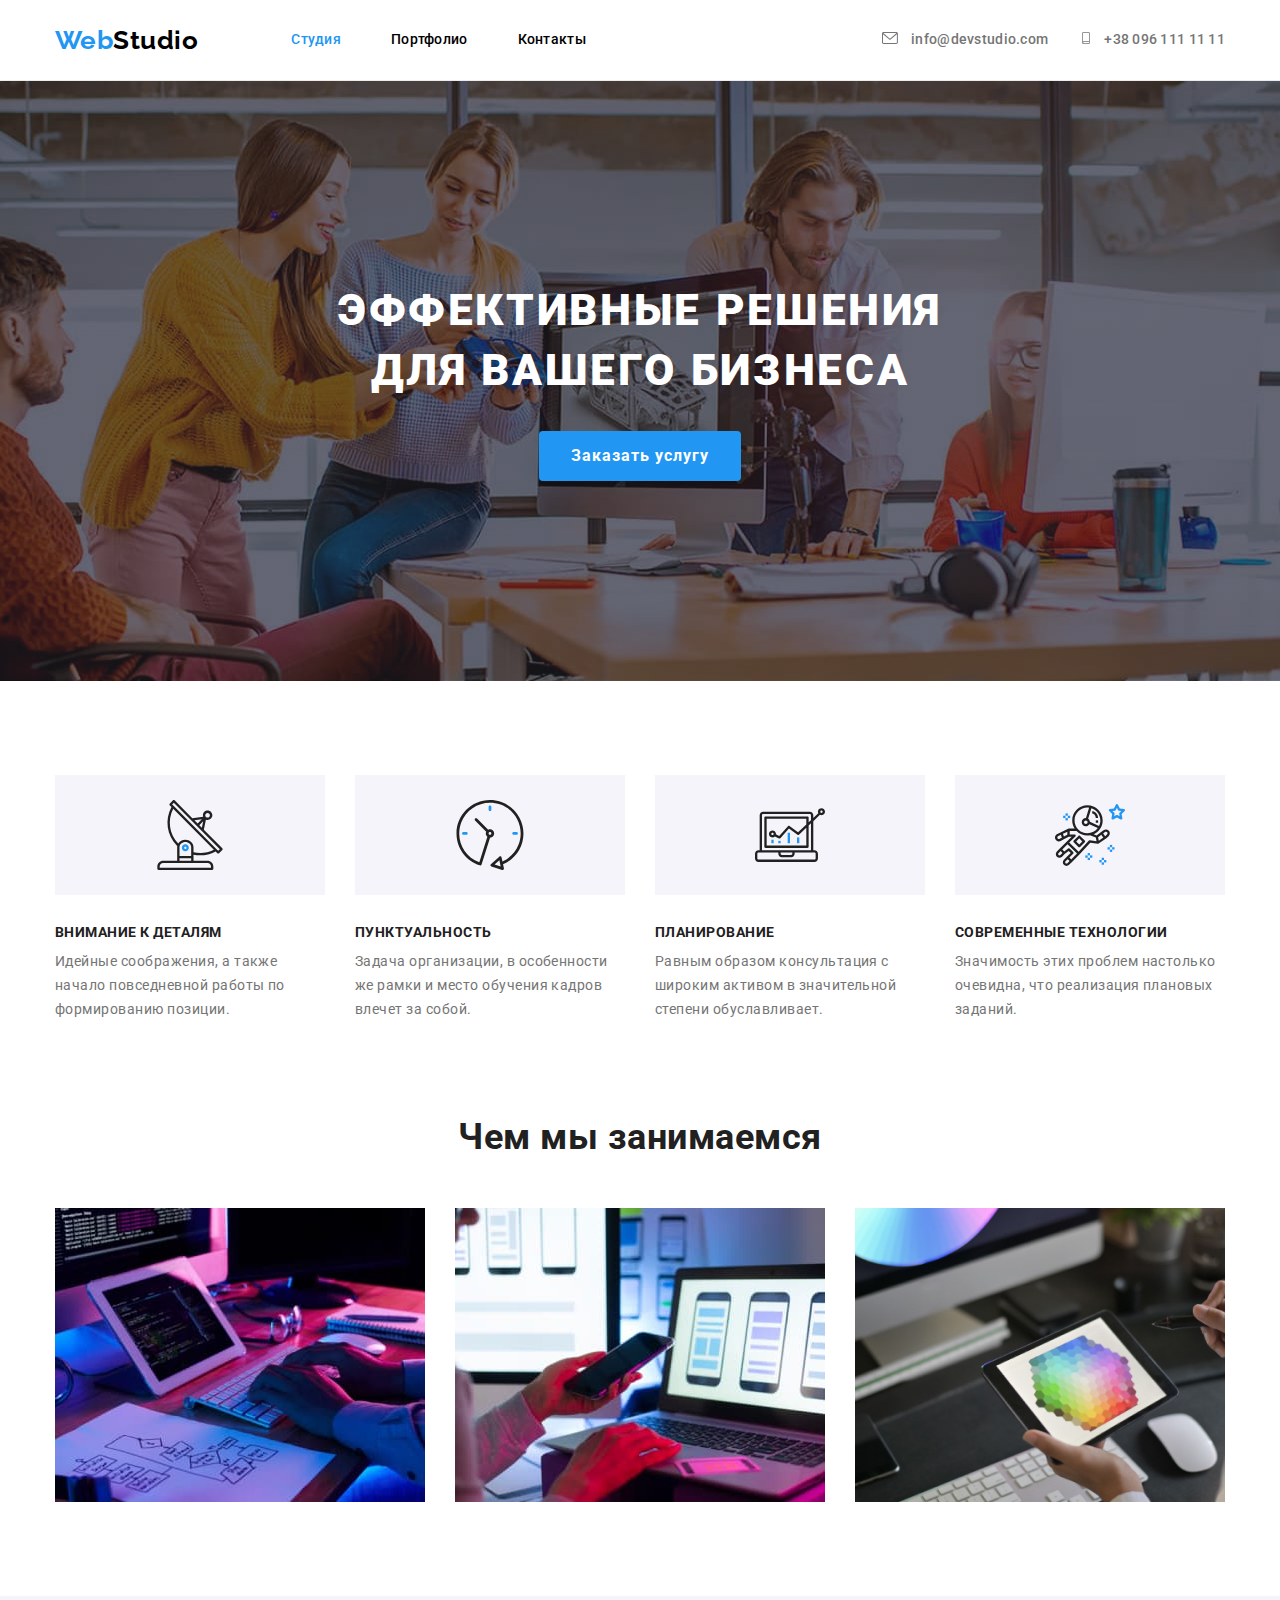
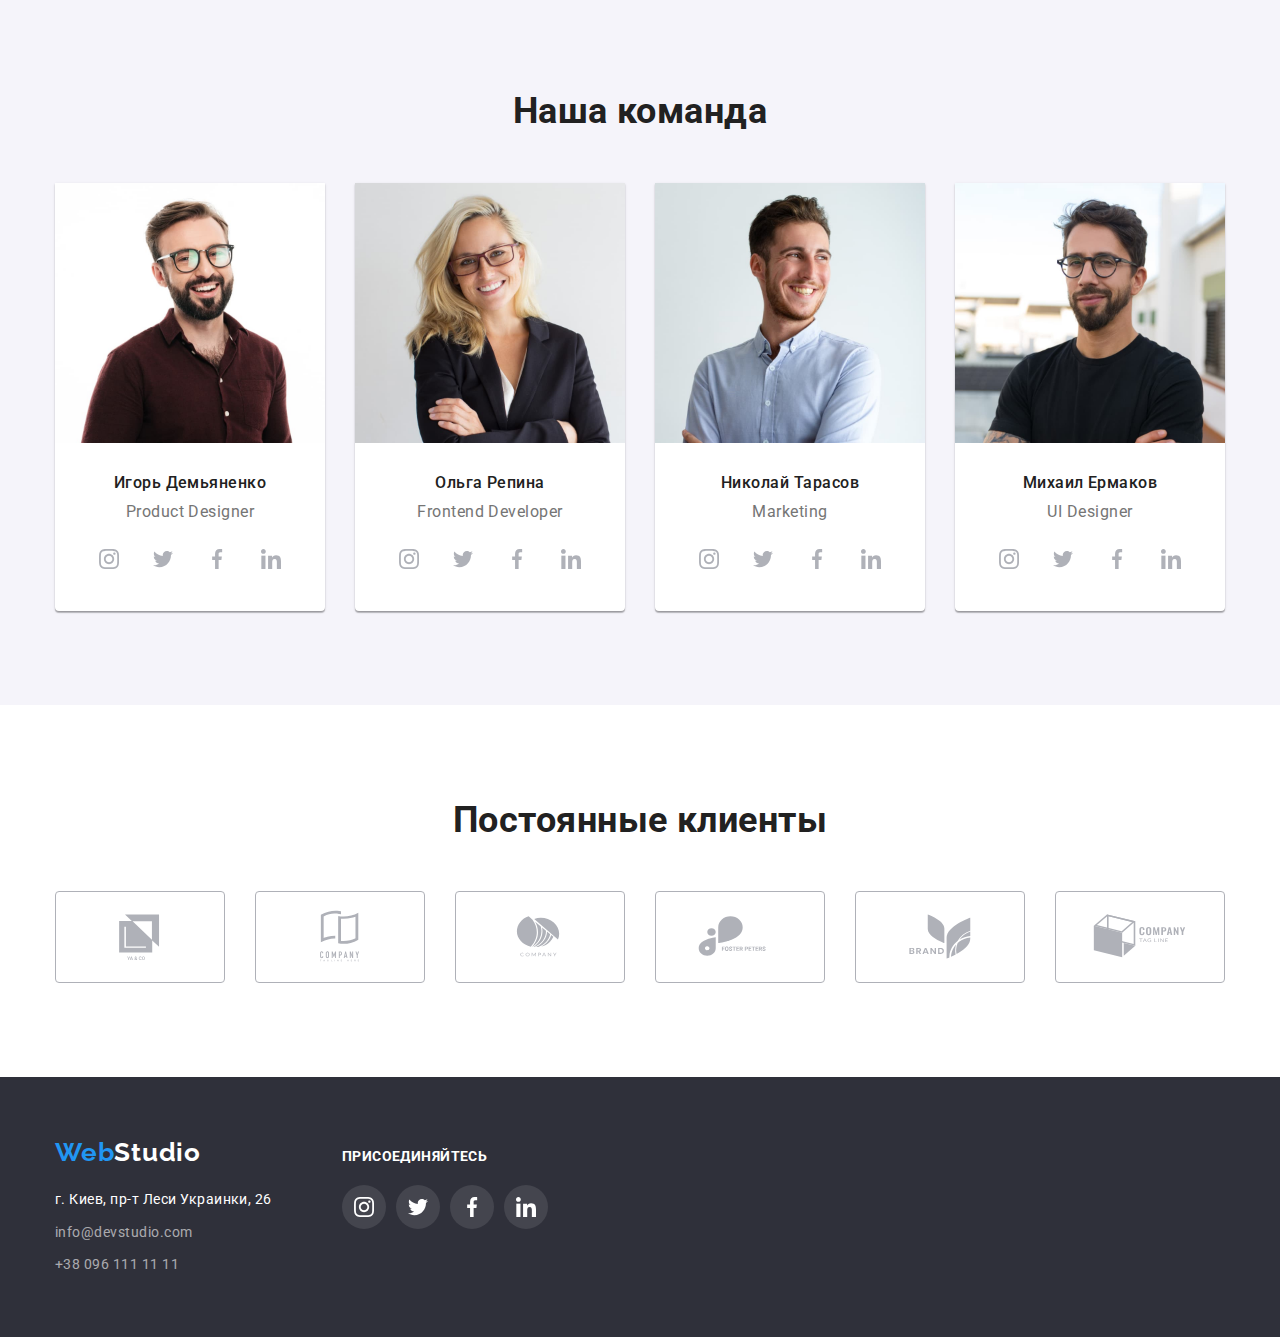
<file: index.html>
<!DOCTYPE html>
<html lang="en">
<head>
    <meta charset="UTF-8">
    <meta http-equiv="X-UA-Compatible" content="IE=edge">
    <meta name="viewport" content="width=device-width, initial-scale=1.0">
    <title>Document</title>
    <link rel="preconnect" href="https://fonts.googleapis.com">
    <link rel="preconnect" href="https://fonts.gstatic.com" crossorigin>
    <link href="https://fonts.googleapis.com/css2?family=Raleway:wght@700&family=Roboto:wght@400;500;700;900&display=swap"
        rel="stylesheet">
   <link rel="stylesheet" href="https://cdnjs.cloudflare.com/ajax/libs/modern-normalize/1.1.0/modern-normalize.min.css"/>
   <link rel="stylesheet" href="./css/styles.css"/>
    <style>
        li {
            list-style-type: none;
        }
    </style></head>
<body>
    <!--Шапка-->
<header class="header">
    <div class="container div-header">
        <a href="./index.html" class="logo"> <span class="Web">Web</span>Studio </a>
    <nav class="header-nav">
    <ul class="list">
        <li class="list-li"> <a href="./index.html" class="current">Студия</a></li>
        <li class="list-li"> <a href="./portfolio.html">Портфолио</a></li>
        <li class="list-li"> <a href="">Контакты</a></li>
    </ul>
    </nav>
        <ul class="contact-list">
        <li><a href="mailto:info@devstudio.com" class="contacts"><svg class="mail-icon" width="16" height="12">
            <use href="./images/icons.svg#icon-envelope"></use>
        </svg> info@devstudio.com </a> </li>
        <li><a href="tel:+380961111111" class="contacts"><svg class="mail-icon" width="16" height="12">
            <use href="./images/icons.svg#icon-smartphone"></use>
        </svg>+38 096 111 11 11</a></li>
        </ul>
        </div>
</header>

<!--КОНТЕНТ-->
<main>
    <!--Кнопка-->
    <section class="first">
        <div class="container">
        <h1 class="h1-first">Эффективные решения для вашего бизнеса</h1>
         <button type="button" class="button-first">Заказать услугу</button>
        </div>
    </section>
    
<!-- Особенности -->
<section class="section">
    <div class="container">
    <h2 class="h2-hide">Особенности</h2> 
    <ul class="feature-list">
        <li class="list-item icon-antenna">
            <h3 class="title">Внимание к деталям</h3>
            <p class="text">Идейные соображения, а также начало повседневной работы по формированию позиции.</p></li>
        <li class="list-item icon-clock">
            <h3 class="title">Пунктуальность</h3>
            <p class="text">Задача организации, в особенности же рамки и место обучения кадров влечет за собой.</p></li>
        <li class="list-item icon-diagram">
            <h3 class="title">Планирование</h3>
            <p class="text">Равным образом консультация с широким активом в значительной степени обуславливает.</p>
            </li>
        <li class="list-item icon-astronaut">
            <h3 class="title">Современные технологии</h3>
            <p class="text">Значимость этих проблем настолько очевидна, что реализация плановых заданий.</p>
        </li>
    </ul>
    </div>
</section>

<!--Чем занимаемся-->
<section class="section work">
    <div class="container">
    <h2 class="section-title">Чем мы занимаемся</h2>
    <ul class="work-list">
        <li>
            <img src="./images/img1.jpg" alt="планшет_и_клавиатура" width="370" />
        </li>
        <li> <img src="./images/box2.jpg" alt="ноутбук_и_смартфон" width="370">
        </li>
        <li>
            <img src="./images/box3.jpg" alt=" планшет_с_рисунком" width="370">
        </li>
    </ul>
    </div>
</section>

<!--Команда-->
<section class="our-team section">
<div class="container">
    <h2 class="section-title">Наша команда</h2>
    <ul class="team-list">
        <li class="sect-li">
            <img src="./images/img-3.jpg" alt="Игорь" width="270">
        <div class="pictures">
            <h3 class="name">Игорь Демьяненко</h3>
            <p class="job-title">Product Designer</p>
           <ul class="team-soc-list">
            <li class="team-soc-item"><a href="" class="team-soc-link"> <svg class="team-soc-icon" width="20" height="20">
                <use href="./images/icons.svg#icon-instagram"></use>
            </svg> </a></li>
            <li class="team-soc-item"><a href="" class="team-soc-link"> <svg class="team-soc-icon" width="20" height="20">
                <use href="./images/icons.svg#icon-twitter"></use>
            </svg> </a></li>
            <li class="team-soc-item"><a href="" class="team-soc-link"><svg class="team-soc-icon" width="20" height="20">
                <use href="./images/icons.svg#icon-facebook"></use>
            </svg></a></li>
            <li class="team-soc-item"><a href="" class="team-soc-link"><svg class="team-soc-icon" width="20" height="20">
                <use href="./images/icons.svg#icon-linkedin"></use>
            </svg></a></li>
           </ul>
        </div>
        </li>
        <li class="sect-li"> <img src="./images/img-2.jpg" alt="Ольга" width="270">
            <div class="pictures">
            <h3 class="name">Ольга Репина</h3>
            <p class="job-title">Frontend Developer</p>
            <ul class="team-soc-list">
                <li class="team-soc-item">
                    <a href="" class="team-soc-link">
                        <svg class="team-soc-icon" width="20" height="20"> <use href="./images/icons.svg#icon-instagram"></svg>
                    </a>
                </li>
                <li class="team-soc-item">
                    <a href="" class="team-soc-link">
                        <svg class="team-soc-icon" width="20" height="20"> <use href="./images/icons.svg#icon-twitter"></use>
                        </svg>
                    </a>
                </li>
                <li class="team-soc-item">
                    <a href="" class="team-soc-link">
                        <svg class="team-soc-icon" width="20" height="20"> <use href="./images/icons.svg#icon-facebook"></use> </svg>
                    </a>
                </li>
                <li class="team-soc-item">
                    <a href="" class="team-soc-link">
                        <svg class="team-soc-icon" width="20" height="20"> <use href="./images/icons.svg#icon-linkedin"></use> </svg>
                    </a>
                </li>
            </ul>
            </div>
        </li>
        <li class="sect-li">
            <img src="./images/img-1.jpg" alt="Николай" width="270">
            <div class="pictures">
            <h3 class="name">Николай Тарасов</h3>
            <p class="job-title">Marketing</p>
            <ul class="team-soc-list">
                <li class="team-soc-item">
                    <a href="" class="team-soc-link">
                        <svg class="team-soc-icon" width="20" height="20">
                            <use href="./images/icons.svg#icon-instagram"></use>
                        </svg>
                    </a>
                </li>
                <li class="team-soc-item">
                    <a href="" class="team-soc-link">
                        <svg class="team-soc-icon" width="20" height="20">
                            <use href="./images/icons.svg#icon-twitter"></use>
                        </svg>
                    </a>
                </li>
                <li class="team-soc-item">
                    <a href="" class="team-soc-link">
                        <svg class="team-soc-icon" width="20" height="20">
                            <use href="./images/icons.svg#icon-facebook"></use>
                        </svg>
                    </a>
                </li>
                <li class="team-soc-item">
                    <a href="" class="team-soc-link">
                        <svg class="team-soc-icon" width="20" height="20">
                            <use href="./images/icons.svg#icon-linkedin"></use>
                        </svg>
                    </a>
                </li>
            </ul>
            </div>
        </li>
        <li class="sect-li"> 
            <img src="./images/img.jpg" alt="Михаил" width="270">
        <div class="pictures">
        <h3 class="name">Михаил Ермаков</h3>
        <p class="job-title">UI Designer</p>
        <ul class="team-soc-list">
            <li class="team-soc-item">
                <a href="" class="team-soc-link">
                    <svg class="team-soc-icon" width="20" height="20">
                        <use href="./images/icons.svg#icon-instagram"></use>
                    </svg>
                </a>
            </li>
            <li class="team-soc-item">
                <a href="" class="team-soc-link">
                    <svg class="team-soc-icon" width="20" height="20">
                        <use href="./images/icons.svg#icon-twitter"></use>
                    </svg>
                </a>
            </li>
            <li class="team-soc-item">
                <a href="" class="team-soc-link">
                    <svg class="team-soc-icon" width="20" height="20">
                        <use href="./images/icons.svg#icon-facebook"></use>
                    </svg>
                </a>
            </li>
            <li class="team-soc-item">
                <a href="" class="team-soc-link">
                    <svg class="team-soc-icon" width="20" height="20">
                        <use href="./images/icons.svg#icon-linkedin"></use>
                    </svg>
                </a>
            </li>
        </ul>
        </div>
    </li>
    </ul>
    </div>
</section>
<!-- Section customers -->
<section class="section">
    <div class="container">
        <h2 class="section-title">Постоянные клиенты</h2>
        <ul class="regular-customers">
            <li class="customers-li"> <a href="" class="customers-link"> <svg class="customers-icon" width="106" height=60>
                <use href="./images/icons.svg#ya-and-co"></use>
            </svg> </a></li>
            <li class="customers-li"> <a href="" class="customers-link"> <svg class="customers-icon" width="106" height=60>
                <use href="./images/icons.svg#company"></use>
            </svg></a></li>
            <li class="customers-li"> <a href="" class="customers-link"> <svg class="customers-icon" width="106" height=60>
                <use href="./images/icons.svg#fosters-peters"></use>
            </svg></a></li>
            <li class="customers-li"> <a href="" class="customers-link"> <svg class="customers-icon" width="106" height=60>
                <use href="./images/icons.svg#brand"></use>
            </svg></a></li>
            <li class="customers-li"> <a href="" class="customers-link"> <svg class="customers-icon" width="106" height=60>
                <use href="./images/icons.svg#tag-line"></use>
            </svg></a></li>
            <li class="customers-li"> <a href="" class="customers-link"> <svg class="customers-icon" width="106" height=60>
                <use href="./images/icons.svg#icon-logo-5"></use>
            </svg></a></li>
        </ul>
    </div>


</section>
</main>

<footer class="footer">
    <div class="container flex-footer">
        <div>
    <a href="./index.html" class="logo-footer"> <span class="Web">Web</span>Studio </a>
    <address class="address"><p>г. Киев, пр-т Леси Украинки, 26</p>
       
    <ul class="ul-list">
        <li> <a href="mailto:info@devstudio.com" class="link">info@devstudio.com</a></li>
        <li> <a href="tel:+380961111111" class="link">+38 096 111 11 11</a></li>
      </ul>
    </address>
    </div>
    <div class="join">
     <p>присоединяйтесь</p>
     <ul class="join-ul">
        <li class="join-li">
            <a href="" class="join-link">
                <svg class="join-icon" width="20" height="20">
                    <use href="./images/icons.svg#icon-instagram"></use>
                </svg>
            </a>
        </li>
        <li class="join-li">
            <a href="" class="join-link">
                <svg class="join-icon" width="20" height="20">
                    <use href="./images/icons.svg#icon-twitter"></use>
                </svg>
            </a>
        </li>
        <li class="join-li">
            <a href="" class="join-link">
                <svg class="join-icon" width="20" height="20">
                    <use href="./images/icons.svg#icon-facebook"></use>
                </svg>
            </a>
        </li>
        <li class="join-li">
            <a href="" class="join-link">
                <svg class="join-icon" width="20" height="20">
                    <use href="./images/icons.svg#icon-linkedin"></use>
                </svg>
            </a>
        </li>
     </ul>

    </div>
</div>
    </footer>

</body>

</html>
</file>
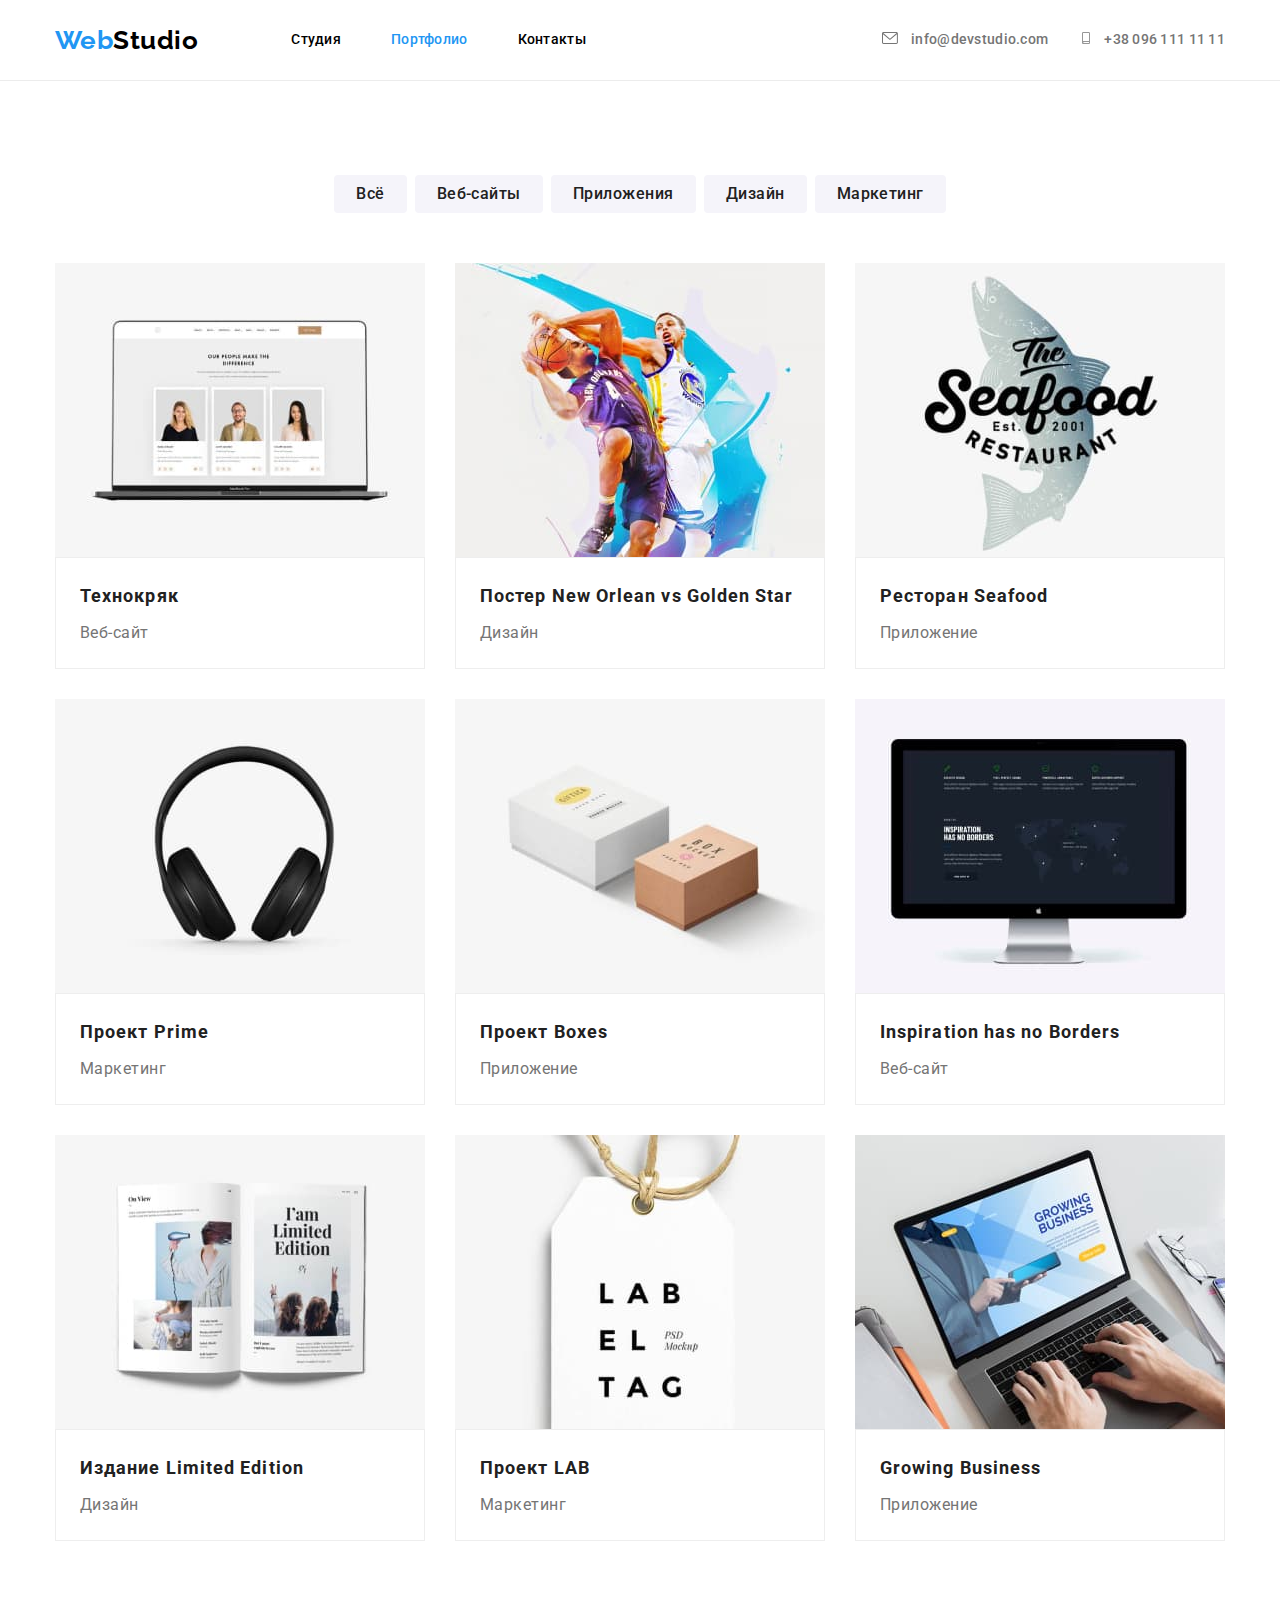
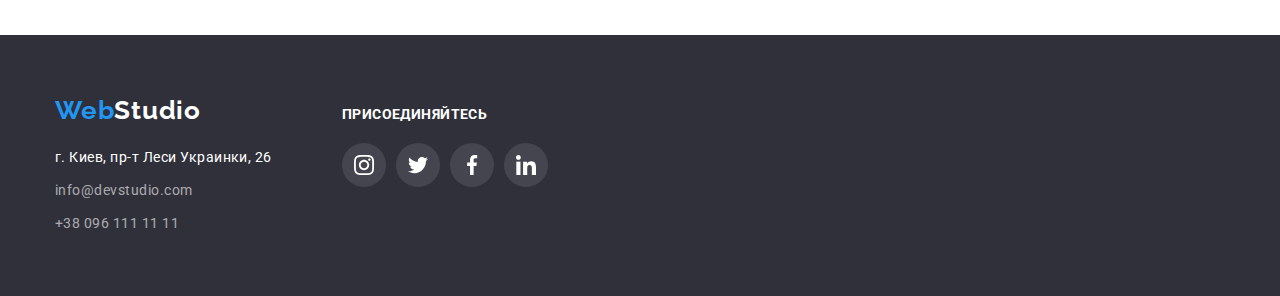
<file: portfolio.html>
<!DOCTYPE html>
<html lang="en">
<head>
    <meta charset="UTF-8">
    <meta http-equiv="X-UA-Compatible" content="IE=edge">
    <meta name="viewport" content="width=device-width, initial-scale=1.0">
    <title>Document</title>
    <link rel="preconnect" href="https://fonts.googleapis.com">
    <link rel="preconnect" href="https://fonts.gstatic.com" crossorigin>
    <link href="https://fonts.googleapis.com/css2?family=Raleway:wght@700&family=Roboto:wght@400;500;700;900&display=swap"
        rel="stylesheet">
    <link rel="stylesheet" href="https://cdnjs.cloudflare.com/ajax/libs/modern-normalize/1.1.0/modern-normalize.min.css"/>
    <link rel="stylesheet" href="./css/styles.css" />
    <style>
        li {list-style-type: none;}
    </style>
</head>
<!--Шапка-->
<body>
   <header class="header">
        <div class="container div-header">
            <a href="./index.html" class="logo"> <span class="Web">Web</span>Studio </a>
            <nav class="header-nav">
                <ul class="list">
                    <li class="list-li"> <a href="./index.html">Студия</a></li>
                    <li class="list-li"> <a href="./portfolio.html"  class="current">Портфолио</a></li>
                    <li class="list-li"> <a href="">Контакты</a></li>
                </ul>
            </nav>
            <ul class="contact-list">
                <li><a href="mailto:info@devstudio.com" class="contacts"><svg class="mail-icon" width="16" height="12">
                            <use href="./images/icons.svg#icon-envelope"></use>
                        </svg> info@devstudio.com </a> </li>
                <li><a href="tel:+380961111111" class="contacts"><svg class="mail-icon" width="16" height="12">
                            <use href="./images/icons.svg#icon-smartphone"></use>
                        </svg>+38 096 111 11 11</a></li>
        </ul>
      </div>
    </header>

    <!-- Portfolio - Main -->
    <main>
        <section class="section">
            <div class="container">
            <h1 class="h1-hide">Проекты</h1>
            <ul class="button-list">
                <li class="lists-li"><button type="button" class="button-categories">Всё</button></li>
                <li class="lists-li"><button type="button" class="button-categories">Веб-сайты</button></li>
                <li class="lists-li"><button type="button" class="button-categories">Приложения</button></li>
                <li class="lists-li"><button type="button" class="button-categories">Дизайн</button></li>
                <li class="lists-li"><button type="button" class="button-categories">Маркетинг</button></li>
            </ul>
            <!-- Портфолио Проэктов -->
            <ul class="list-projects">
                <li> <a href=""><img src="./images/photopack2/img2.jpg" alt="Технокряк" width="370">
               <div class="text-picture">    
                <h2 class="projects-title">Технокряк</h2> 
                <p class="projects-info">Веб-сайт</p>
            </div>
            </a>
            </li>
            <li> <a href=""><img src="./images/photopack2/img3.jpg" alt="Постер New Orlean vs Golden Star" width="370">
                <div class="text-picture">
                <h2 class="projects-title">Постер New Orlean vs Golden Star</h2>
                <p class="projects-info">Дизайн</p>
            </div>
            </a>
            </li>
            <li> <a href=""><img src="./images/photopack2/img4.jpg" alt="лого рыбного ресторана" width="370">
                <div class="text-picture">
                <h2 class="projects-title">Ресторан Seafood</h2>
                <p class="projects-info">Приложение</p>
            </div>
            </a>
            </li>
            <li> <a href=""><img src="./images/photopack2/img5.jpg" alt="наушники" width="370">
                <div class="text-picture">
                <h2 class="projects-title">Проект Prime</h2>
                <p class="projects-info">Маркетинг</p> 
            </div>
            </a>
            </li>
            <li> <a href=""><img src="./images/photopack2/img6.jpg" alt="коробки" width="370">
                <div class="text-picture">
                <h2 class="projects-title">Проект Boxes</h2>
                <p class="projects-info">Приложение</p> </div>
            </a>
            </li>
            <li> <a href=""><img src="./images/photopack2/img7.jpg" alt="монитор" width="370">
                <div class="text-picture">
                <h2 class="projects-title">Inspiration has no Borders</h2>
                <p class="projects-info">Веб-сайт</p>
            </div>
            </a>
            </li>
            <li> <a href=""><img src="./images/photopack2/img8.jpg" alt="журнал" width="370">
                <div class="text-picture">
                <h2 class="projects-title">Издание Limited Edition</h2>
                <p class="projects-info">Дизайн</p>
            </div>
            </a>
            </li>
            <li> <a href=""><img src="./images/photopack2/img9.jpg" alt="бирка" width="370">
                <div class="text-picture">
                <h2 class="projects-title">Проект LAB</h2>
                <p class="projects-info">Маркетинг</p>
            </div>
            </a>
            </li>
            <li> <a href=""><img src="./images/photopack2/img10.jpg" alt="Ноутбук" width="370">
                <div class="text-picture">
                <h2 class="projects-title">Growing Business</h2>
                <p class="projects-info">Приложение</p></div>
            </a>
            </li>
            </ul>
            </div>
        </section>
</main>

<!-- Футер -->

<footer class="footer">
    <div class="container flex-footer">
        <div>
            <a href="./index.html" class="logo-footer"> <span class="Web">Web</span>Studio </a>
            <address class="address">
                <p>г. Киев, пр-т Леси Украинки, 26</p>

                <ul class="ul-list">
                    <li> <a href="mailto:info@devstudio.com" class="link">info@devstudio.com</a></li>
                    <li> <a href="tel:+380961111111" class="link">+38 096 111 11 11</a></li>
                </ul>
            </address>
        </div>
        <div class="join">
            <p>присоединяйтесь</p>
            <ul class="join-ul">
                <li class="join-li">
                    <a href="" class="join-link">
                        <svg class="join-icon" width="20" height="20">
                            <use href="./images/icons.svg#icon-instagram"></use>
                        </svg>
                    </a>
                </li>
                <li class="join-li">
                    <a href="" class="join-link">
                        <svg class="join-icon" width="20" height="20">
                            <use href="./images/icons.svg#icon-twitter"></use>
                        </svg>
                    </a>
                </li>
                <li class="join-li">
                    <a href="" class="join-link">
                        <svg class="join-icon" width="20" height="20">
                            <use href="./images/icons.svg#icon-facebook"></use>
                        </svg>
                    </a>
                </li>
                <li class="join-li">
                    <a href="" class="join-link">
                        <svg class="join-icon" width="20" height="20">
                            <use href="./images/icons.svg#icon-linkedin"></use>
                        </svg>
                    </a>
                </li>
            </ul>

        </div>
    </div>
</footer>
</body>
</html>
</file>
<file: css/styles.css>
:root { 
    --colorPrimary: #212121;
    --colorSecondary: #2196F3;
    --colorTertiary: #757575;
    --colorLogoPrimary: #000000;
    --colorHero: #ffffff;
    --ColorFooterLink: rgba(255, 255, 255, 0.6);

    --bgColorPrimary: #FFFFFF;
    --bgColorSecondary:#2F303A;
    --bgcolorTertiary: #E5E5E5;
    --bgcolorquaternary: #F5F4FA;

    --btncolorPrimary:#FFFFFF;
    --btnbgColor:#2196F3;
    --btnbgColorHov: #188CE8;

    
}

body {
    font-family:'Roboto', sans-serif;
    color:var(--colorPrimary);
    background-color:var(--bgColorPrimary);
    letter-spacing: 0.03em;
}



h1,
h2,
h3,
p,
ul {
    margin: 0;
    padding: 0;
}

.container{ width: 1200px;
    margin-left: auto;
    margin-right: auto;
    padding-left: 15px;
    padding-right: 15px;}

.section {
    padding-top: 94px;
    padding-bottom: 94px;}

.logo {
    color:var(--colorLogoPrimary);
    text-decoration: none;
    font-family: 'Raleway';
    font-style: normal;
    font-weight: 700;
    font-size: 26px;
    line-height: 1.19;
}
.Web { color: var(--colorSecondary);
}
 /* Шапка */
.header-nav {
    margin-left: 93px;}

.div-header {
    display: flex;
    align-items: center;}

 .header {
     border-bottom: 1px solid #ececec;}

 .list, 
 .contact-list {font-weight: 500;
    font-size: 14px;
    line-height: 1.14;
    letter-spacing: 0.02em;
 }

.list {
    display: flex;}

.list-li:not(:last-child) {margin-right: 50px;}


.list a {color: var(--colorLogoPrimary);
        text-decoration: none;
        display: block;
        padding: 32px 0;
}
        
.list a:hover,
.list a:focus {
            color: var(--colorSecondary);
        }
    
.list .current{
            color: var(--colorSecondary);
        }



        /* Контактные адреса */

.contact-list{
     display: flex;
     margin-left: auto;
}


.contacts {color: var(--colorTertiary);
    text-decoration: none;
 }

.contact-list>li:not(:first-child) {margin-left: 30px;}

.contacts:hover,
.contacts:focus {color:var(--colorSecondary);

} 

.mail-icon{margin-right: 10px;
    fill: currentColor;
    }



/* Контент */

.first {background-color: var(--bgColorSecondary);
    padding: 200px 0px;
    text-align: center;
    margin: auto auto;
    background-image:linear-gradient(rgba(47, 48, 58, 0.4), 
    rgba(47, 48, 58, 0.4)), url(../images/hero.jpg);
    background-size:cover;
    background-repeat: no-repeat;
    background-position: center;
    max-width: 1600px;
    
}
.h1-first {color: var(--colorHero);
        font-weight: 900;
        font-size: 44px;
        line-height: 1.36;
        text-align: center;
        letter-spacing: 0.06em;
        text-transform: uppercase;
        max-width: 696px;
        margin: auto;
        margin-bottom: 30px;
}

.button-first  {color: var(--btncolorPrimary);
    background-color: var(--btnbgColor);
    border: none;
    font-weight: 700;
    font-size: 16px;
    line-height: 1.87;
    text-align: center;
    letter-spacing: 0.06em;
    cursor: pointer;
    justify-content: center;

    box-shadow: 0px 4px 4px rgba(0, 0, 0, 0.15);


    min-width: 200px;
    padding: 10px 32px;
    border-radius: 4px;
}
        

.button-first:hover,
.button-first:focus {background-color:var(--btnbgColorHov)}


/* < !-- Особенности --> */
.h2-hide {
    position: absolute;
    width: 1px;
    height: 1px;
    margin: -1px;
    border: 0;
    padding: 0;

    white-space: nowrap;
    clip-path: inset(100%);
    clip: rect(0 0 0 0);
    overflow: hidden;
}

.feature-list .text {
    color: var(--colorTertiary);
    font-size: 14px;
    line-height: 1.71;
    text-align: left;
}
.feature-list{ display: flex; 
    justify-content: space-evenly;}

.feature-list li {width: 270px}


.feature-list>li:not(:first-child){margin-left: 30px;}

.title {
    font-weight: 700;
    font-size: 14px;
    line-height: 1.14;
    text-transform: uppercase;
    margin-bottom: 10px;}

.list-item::before{content: "";
/* outline: 1px solid red; */
background-color: var(--bgcolorquaternary);
display: block;
height: 120px;
background-image: url(../images/antenna.svg);
background-repeat: no-repeat;
background-position: center;
margin-bottom: 30px;
padding: 25px 100px;
}
.icon-antenna::before{background-image: url(../images/antenna.svg);}
.icon-clock::before{background-image: url(../images/clock.svg);}
.icon-diagram::before{background-image: url(../images/diagram.svg);}
.icon-astronaut::before{background-image: url(../images/astronaut.svg);}


/* < !--Чем занимаемся--> */

.work {
    padding-top: 0px;
}

.section-title {font-weight: 700;
    font-size: 36px;
    line-height: 1.17;
    text-align: center;
    
    margin-bottom: 50px;
}

.work-list{
    display: flex;
    justify-content: space-between;
}


.work-list img{display: block;}


                 /* < !--Команда--> */

 .our-team{
     background-color: var(--bgcolorquaternary);
    }


 .team-list .job-title{color: var(--colorTertiary);
        font-size: 16px;
        line-height: 1.19;
        text-align: center;
 }
 .team-list li {
     background-color: var(--bgColorPrimary);
 }

 .team-list{display: flex;
 /* justify-content: space-between; */
 }
 .team-list>li:not(:first-child) {
     margin-left: 30px;
 }
 

 .name{ 
     font-weight: 500;
    font-size: 16px;
    line-height: 1.19;
    text-align: center;
    margin-bottom: 10px;
}

.pictures{
    padding-top: 30px;
    padding-bottom: 30px;
}

.sect-li img {display: block ;}
.sect-li {background: var(--bgColorPrimary);
    box-shadow: 0px 1px 3px rgba(0, 0, 0, 0.12), 0px 1px 1px rgba(0, 0, 0, 0.14), 0px 2px 1px rgba(0, 0, 0, 0.2);
    border-radius: 0px 0px 4px 4px;
} 

.team-soc-list {
    display: flex;
    justify-content: center
}
.job-title{margin-bottom: 16px;}

.team-soc-item:not(:first-child){margin-left: 10px;}

.team-soc-link {
    width: 44px;
    height: 44px;
    border-radius: 50%;
    display: flex;
    align-items: center;
    justify-content: center;
    
}
.team-soc-icon{fill:#AFB1B8}

.team-soc-link:hover,
.team-soc-link:focus{background-color: var(--colorSecondary);
border-color:var(--colorSecondary);}

.team-soc-link:hover .team-soc-icon{fill: var(--bgcolorquaternary);}

/* < !-- Section customers --> */


.regular-customers{
display: flex;
align-items: center;
justify-content: center;
}

.customers-link{
    width: 170px;
    height: 92px;
    display: flex;
    align-items: center;
    justify-content: center;
    border: 1px solid #AFB1B8;
    border-radius: 4px;
    padding: 16px 32px;}


.customers-li:not(:first-child) {margin-left: 30px;}

.customers-icon{fill:#AFB1B8}

.customers-link:hover,
.customers-link:focus{
    border-color: var(--btnbgColor);
}
/* background-color: var(--bgColorPrimary); */

.customers-link:hover .customers-icon{fill:var(--colorSecondary)}



/* Footer */

.footer{color: var(--colorHero);
    background-color: var(--bgColorSecondary);
    padding: 60px 0px;
   }
   .logo-footer{
    color: var(--colorHero);
    text-decoration: none;
    font-family: 'Raleway';
    font-weight: 700;
    font-size: 26px;
    line-height: 1.19;
    letter-spacing: 0.03em;
    margin-bottom: 20px;
    display: block;
   }

   .footer .link{ color: var(--ColorFooterLink);
   text-decoration: none;
}

.footer .link:hover,
.footer .link:focus {
    color: var(--colorSecondary);
    text-decoration: none;}

.address {
    font-style: normal;
    font-size: 14px;
    line-height: 1.71;
}

.address >p {margin-bottom:9px;
 }

.ul-list>li:not(:last-child) {
    margin-bottom: 9px;}

.flex-footer{display: flex;
align-items: baseline;}

/* .flex-footer div {
    width: 231px;} */

.join{margin-left: 70px;
    }


.join>p{font-family: 'Roboto';
    font-style: normal;
    font-weight: 700;
    font-size: 14px;
    line-height: 1.14;
    letter-spacing: 0.03em;
    text-transform: uppercase;
    margin-bottom: 20px;
}

.join-link{
    width: 44px;
    height: 44px;
    border-radius: 50%;
    background-color: rgba(255, 255, 255, 0.1);
    display: flex;
    align-items: center;
    justify-items: center;
    padding: 12px;
}

        
.join-ul{
    display: flex;
    align-items: center;
    justify-content: center;
    }

.join-li:not(:first-child) {
    margin-left: 10px;
}

.join-icon{
    display: flex;
    align-items: center;
    justify-content: center;
    }

.join-icon{fill:var(--bgColorPrimary);}

.join-li:hover,
.join-li:focus{background: var(--btnbgColor);
border-radius: 50%;}

/* .join-li:hover .join-icon{background-color: #2196F3;} */


/* Портфолио */

.h1-hide {display: none;}

.button-categories{background-color: var(--bgcolorquaternary);
    border: none;
    font-weight: 500;
    font-size: 16px;
    line-height: 1.62;
    text-align: center;
    letter-spacing: 0.03em;
    cursor: pointer;

    padding: 6px 22px;
    border-radius: 4px;
    }

.button-list {
    display: flex;
    justify-content: center;
    margin-bottom: 50px;
}


.button-categories:hover,
.button-categories:focus {
    color:var(--colorHero);
    background-color: var(--btnbgColor);
    box-shadow: 0px 3px 1px rgba(0, 0, 0, 0.1), 0px 1px 2px rgba(0, 0, 0, 0.08), 0px 2px 2px rgba(0, 0, 0, 0.12);
    }

.lists-li:not(:first-child) {
    margin-left: 8px;
}

    /* < !-- Портфолио Проэктов --> */


.button-categories{font-family: inherit;
color:var(--colorPrimary)
}

.list-projects{display: flex;
flex-wrap: wrap;
}

/* .text-picture{padding-top: 20px; */
.text-picture {padding: 20px 24px;
    padding-inline: 24px;
    border: 1px solid #eeeeee;
}


.list-projects>li:nth-last-child(-n + 3) {
    margin-bottom: 0px;
}

 .list-projects>li:nth-child(3n + 1) {
     margin-left: 0px;}

.list-projects img {display: block;
 }


    
.projects-title{color: var(--colorPrimary);
    font-weight: 700;
    font-size: 18px;
    line-height: 2;
    letter-spacing: 0.06em;
    margin-bottom: 4px; 
}

.projects-info{ color: var(--colorTertiary);
    font-weight: 400;
    font-size: 16px;
    line-height: 1.88;
    letter-spacing: 0.03em;
    }

 .list-projects a {
    text-decoration: none;}


.list-projects>li {
    margin-bottom: 30px;
    margin-left: 30px;}

.list-projects>li >a:hover
.list-projects>li>a:focus{border: 1px solid #EEEEEE;
    box-shadow: 0px 1px 1px rgba(0, 0, 0, 0.12), 0px 4px 4px rgba(0, 0, 0, 0.06), 1px 4px 6px rgba(0, 0, 0, 0.16);}
</file>
